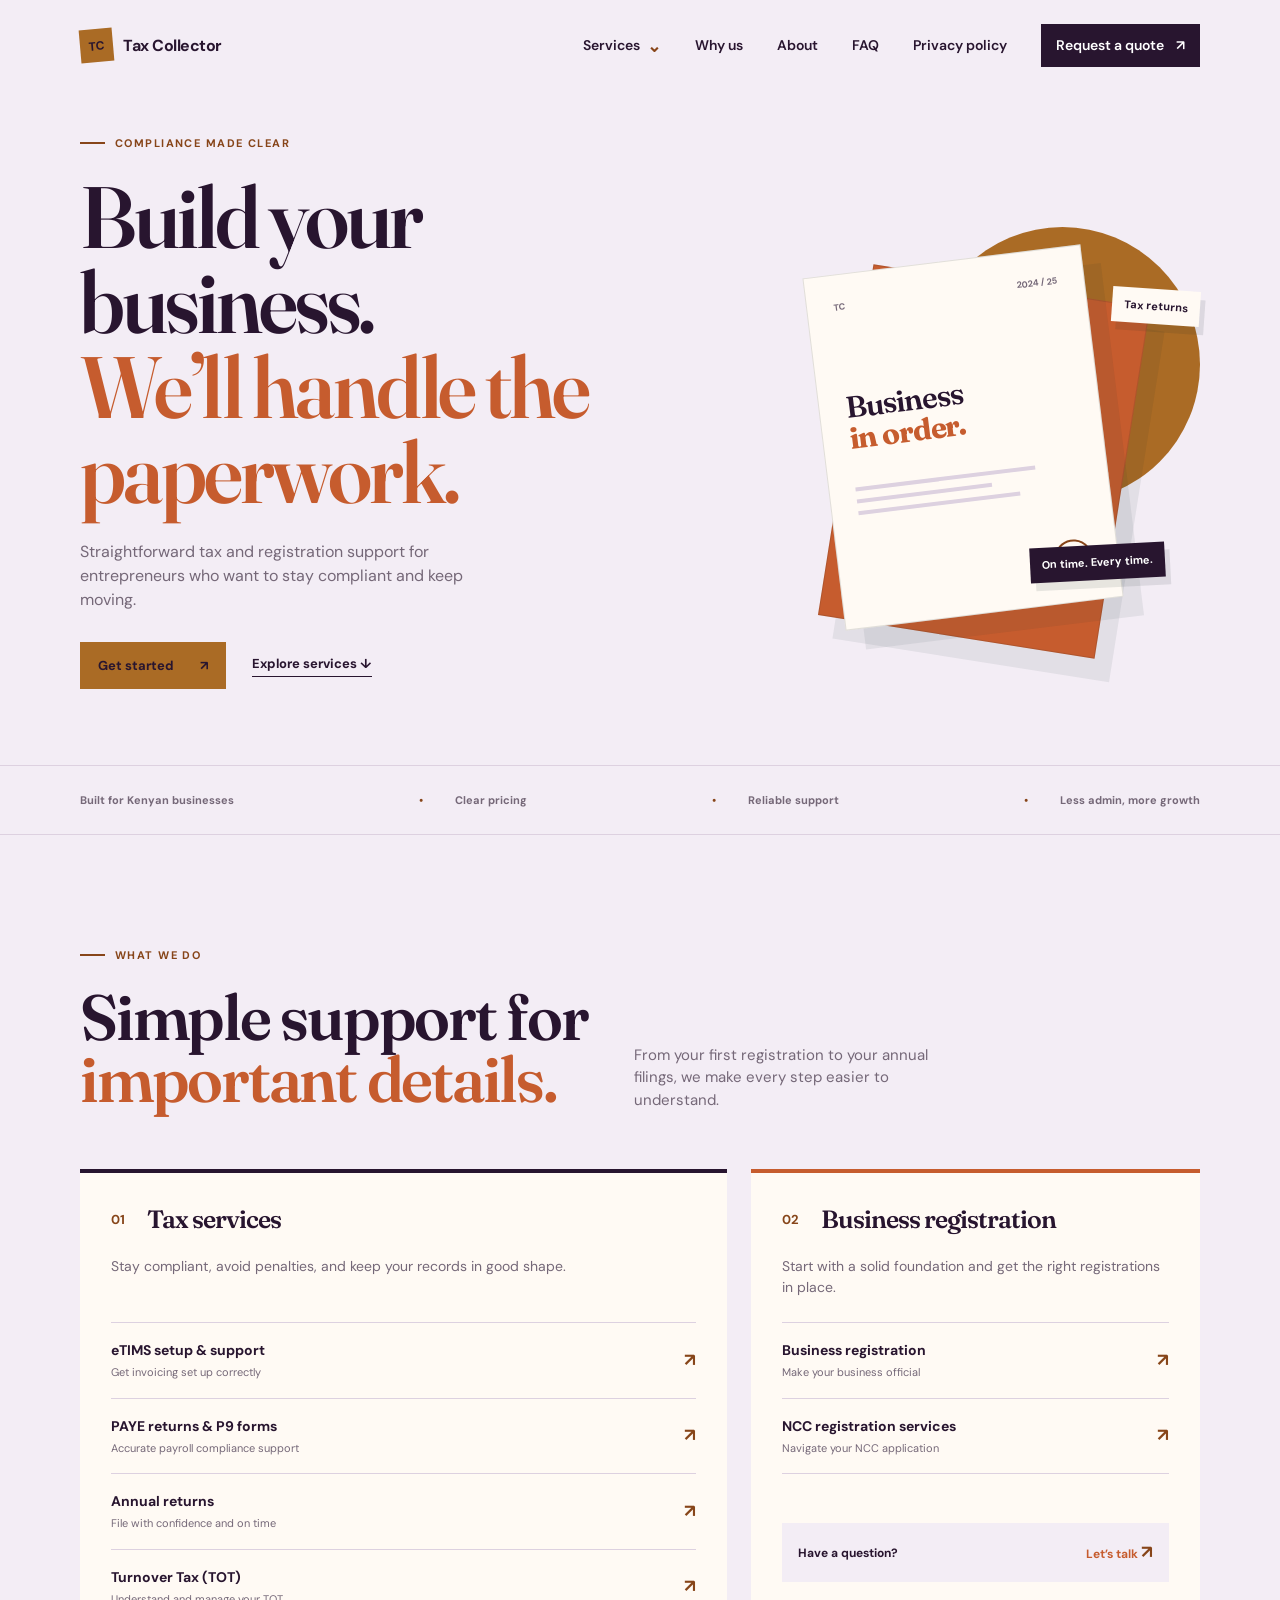
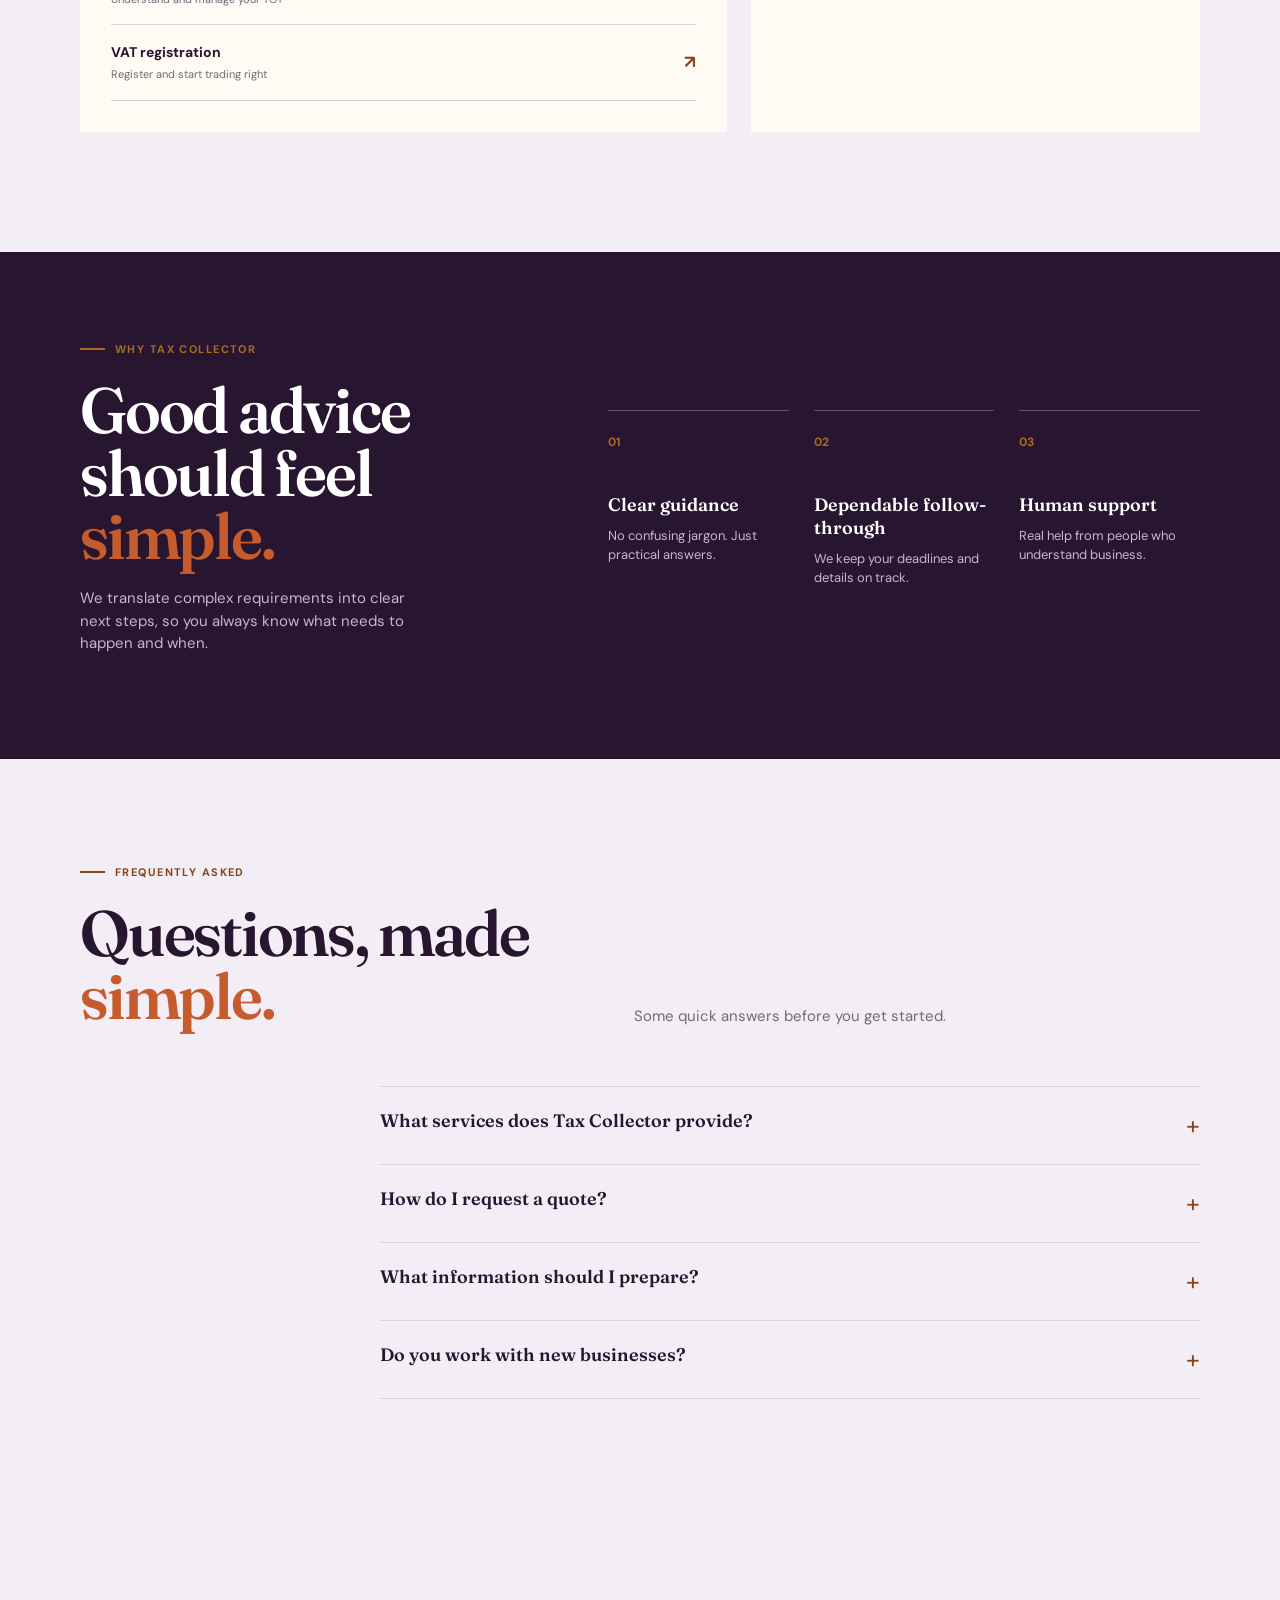
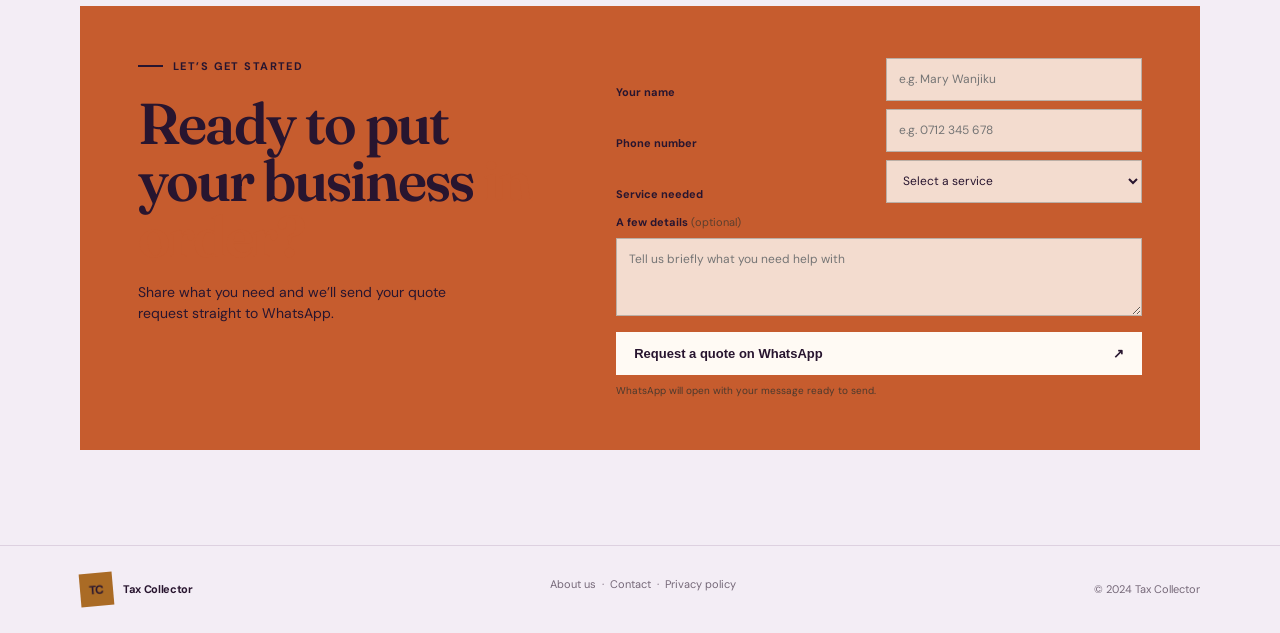
<file: PROJECTS/taxcollector-main/taxcollector-main/index.html>
<!DOCTYPE html>
<html lang="en">
  <head>
    <meta charset="UTF-8" />
    <meta name="viewport" content="width=device-width, initial-scale=1.0" />
    <meta name="description" content="Practical tax and business registration support for growing businesses." />
    <title>Tax Collector | Tax & Business Support</title>
    <link rel="stylesheet" href="css/style.css" />
    <link rel="preconnect" href="https://fonts.googleapis.com" />
    <link rel="preconnect" href="https://fonts.gstatic.com" crossorigin />
    <link href="https://fonts.googleapis.com/css2?family=DM+Sans:wght@400;500;600;700&family=Fraunces:opsz,wght@9..144,500;9..144,600;9..144,700&display=swap" rel="stylesheet" />
  </head>
  <body>
    <header class="site-header">
      <nav class="nav container" aria-label="Main navigation">
        <a class="brand" href="#top" aria-label="Tax Collector home">
          <span class="brand-mark">TC</span>
          <span>Tax Collector</span>
        </a>
        <button class="menu-toggle" type="button" aria-expanded="false" aria-controls="main-menu">Menu</button>
        <div class="nav-links" id="main-menu">
          <div class="services-menu">
            <button class="services-toggle" type="button" aria-expanded="false" aria-haspopup="true">Services <span aria-hidden="true">⌄</span></button>
            <div class="services-dropdown">
              <a href="#services">eTIMS setup &amp; support</a>
              <a href="#services">PAYE returns &amp; P9 forms</a>
              <a href="#services">Annual returns</a>
              <a href="#services">Turnover Tax (TOT)</a>
              <a href="#services">VAT registration</a>
              <a href="#services">Business registration</a>
              <a href="#services">NCC registration services</a>
            </div>
          </div>
          <a href="#why-us">Why us</a>
          <a href="about.html">About</a>
          <a href="#faq">FAQ</a>
          <a href="privacy-policy.html">Privacy policy</a>
          <a class="nav-cta" href="#contact">Request a quote <span aria-hidden="true">↗</span></a>
        </div>
      </nav>
    </header>

    <main id="top">
      <section class="hero container">
        <div class="hero-copy reveal">
          <p class="eyebrow"><span></span> Compliance made clear</p>
          <h1>Build your business.<br /><em>We’ll handle the paperwork.</em></h1>
          <p class="hero-text">Straightforward tax and registration support for entrepreneurs who want to stay compliant and keep moving.</p>
          <div class="hero-actions">
            <a class="button button-primary" href="#contact">Get started <span aria-hidden="true">↗</span></a>
            <a class="text-link" href="#services">Explore services <span aria-hidden="true">↓</span></a>
          </div>
        </div>
        <div class="hero-visual reveal" aria-label="Illustration of organized business documents">
          <div class="sun"></div>
          <div class="paper paper-back"></div>
          <div class="paper paper-front">
            <div class="paper-top"><span>TC</span><span>2024 / 25</span></div>
            <div class="paper-title">Business<br /><strong>in order.</strong></div>
            <div class="paper-lines"><i></i><i></i><i></i></div>
            <div class="paper-stamp">✓</div>
          </div>
          <span class="floating-note note-one">Tax returns</span>
          <span class="floating-note note-two">On time. Every time.</span>
        </div>
      </section>

      <section class="trust-strip" aria-label="Our promise">
        <div class="container trust-items">
          <span>Built for Kenyan businesses</span>
          <span>Clear pricing</span>
          <span>Reliable support</span>
          <span>Less admin, more growth</span>
        </div>
      </section>

      <section class="services container" id="services">
        <div class="section-heading reveal">
          <p class="eyebrow"><span></span> What we do</p>
          <h2>Simple support for<br /><em>important details.</em></h2>
          <p>From your first registration to your annual filings, we make every step easier to understand.</p>
        </div>
        <div class="service-groups">
          <article class="service-group tax-group reveal">
            <div class="group-header"><span class="group-number">01</span><h3>Tax services</h3></div>
            <p class="group-intro">Stay compliant, avoid penalties, and keep your records in good shape.</p>
            <div class="service-list">
              <a href="#contact"><span><strong>eTIMS setup &amp; support</strong><small>Get invoicing set up correctly</small></span><b>↗</b></a>
              <a href="#contact"><span><strong>PAYE returns &amp; P9 forms</strong><small>Accurate payroll compliance support</small></span><b>↗</b></a>
              <a href="#contact"><span><strong>Annual returns</strong><small>File with confidence and on time</small></span><b>↗</b></a>
              <a href="#contact"><span><strong>Turnover Tax (TOT)</strong><small>Understand and manage your TOT</small></span><b>↗</b></a>
              <a href="#contact"><span><strong>VAT registration</strong><small>Register and start trading right</small></span><b>↗</b></a>
            </div>
          </article>
          <article class="service-group business-group reveal">
            <div class="group-header"><span class="group-number">02</span><h3>Business registration</h3></div>
            <p class="group-intro">Start with a solid foundation and get the right registrations in place.</p>
            <div class="service-list">
              <a href="#contact"><span><strong>Business registration</strong><small>Make your business official</small></span><b>↗</b></a>
              <a href="#contact"><span><strong>NCC registration services</strong><small>Navigate your NCC application</small></span><b>↗</b></a>
            </div>
            <div class="group-callout"><span>Have a question?</span><a href="#contact">Let’s talk <b>↗</b></a></div>
          </article>
        </div>
      </section>

      <section class="why-us" id="why-us">
        <div class="container why-layout">
          <div class="why-copy reveal"><p class="eyebrow"><span></span> Why Tax Collector</p><h2>Good advice should feel <em>simple.</em></h2><p>We translate complex requirements into clear next steps, so you always know what needs to happen and when.</p></div>
          <div class="promise-grid reveal"><div><strong>01</strong><h3>Clear guidance</h3><p>No confusing jargon. Just practical answers.</p></div><div><strong>02</strong><h3>Dependable follow-through</h3><p>We keep your deadlines and details on track.</p></div><div><strong>03</strong><h3>Human support</h3><p>Real help from people who understand business.</p></div></div>
        </div>
      </section>

      <section class="faq container" id="faq">
        <div class="section-heading reveal"><p class="eyebrow"><span></span> Frequently asked</p><h2>Questions, made <em>simple.</em></h2><p>Some quick answers before you get started.</p></div>
        <div class="faq-list">
          <details class="faq-item reveal"><summary>What services does Tax Collector provide?<span>+</span></summary><p>We support eTIMS setup, PAYE returns and P9 forms, annual returns, Turnover Tax, VAT registration, business registration, and NCC registration services.</p></details>
          <details class="faq-item reveal"><summary>How do I request a quote?<span>+</span></summary><p>Complete the quote form below with your name, phone number, service, and a few details. Your request will open in WhatsApp, ready for you to send.</p></details>
          <details class="faq-item reveal"><summary>What information should I prepare?<span>+</span></summary><p>Share your business name, the service you need, and any relevant filing or registration details you already have. We will let you know what else is required.</p></details>
          <details class="faq-item reveal"><summary>Do you work with new businesses?<span>+</span></summary><p>Yes. We help new businesses get registered and set up the right tax and compliance processes from the start.</p></details>
        </div>
      </section>

      <section class="contact container" id="contact">
        <div class="contact-card reveal">
          <div class="contact-intro"><p class="eyebrow"><span></span> Let’s get started</p><h2>Ready to put your business <em>in order?</em></h2><p>Share what you need and we’ll send your quote request straight to WhatsApp.</p></div>
          <form class="quote-form" id="quote-form">
            <label for="quote-name">Your name</label>
            <input id="quote-name" name="name" type="text" autocomplete="name" placeholder="e.g. Mary Wanjiku" required />
            <label for="quote-phone">Phone number</label>
            <input id="quote-phone" name="phone" type="tel" autocomplete="tel" placeholder="e.g. 0712 345 678" required />
            <label for="quote-service">Service needed</label>
            <select id="quote-service" name="service" required>
              <option value="" disabled selected>Select a service</option>
              <option>eTIMS setup &amp; support</option>
              <option>PAYE returns &amp; P9 forms</option>
              <option>Annual returns</option>
              <option>Turnover Tax (TOT)</option>
              <option>VAT registration</option>
              <option>Business registration</option>
              <option>NCC registration services</option>
            </select>
            <label for="quote-details">A few details <span>(optional)</span></label>
            <textarea id="quote-details" name="details" rows="3" placeholder="Tell us briefly what you need help with"></textarea>
            <button class="button button-light" type="submit">Request a quote on WhatsApp <span aria-hidden="true">↗</span></button>
            <small class="form-note">WhatsApp will open with your message ready to send.</small>
          </form>
        </div>
      </section>
    </main>

    <footer class="site-footer"><div class="container footer-inner"><a class="brand" href="#top"><span class="brand-mark">TC</span><span>Tax Collector</span></a><p><a href="about.html">About us</a> &nbsp;·&nbsp; <a href="contact.html">Contact</a> &nbsp;·&nbsp; <a href="privacy-policy.html">Privacy policy</a></p><span>© 2024 Tax Collector</span></div></footer>
    <script src="script.js"></script>
  </body>
</html>
</file>
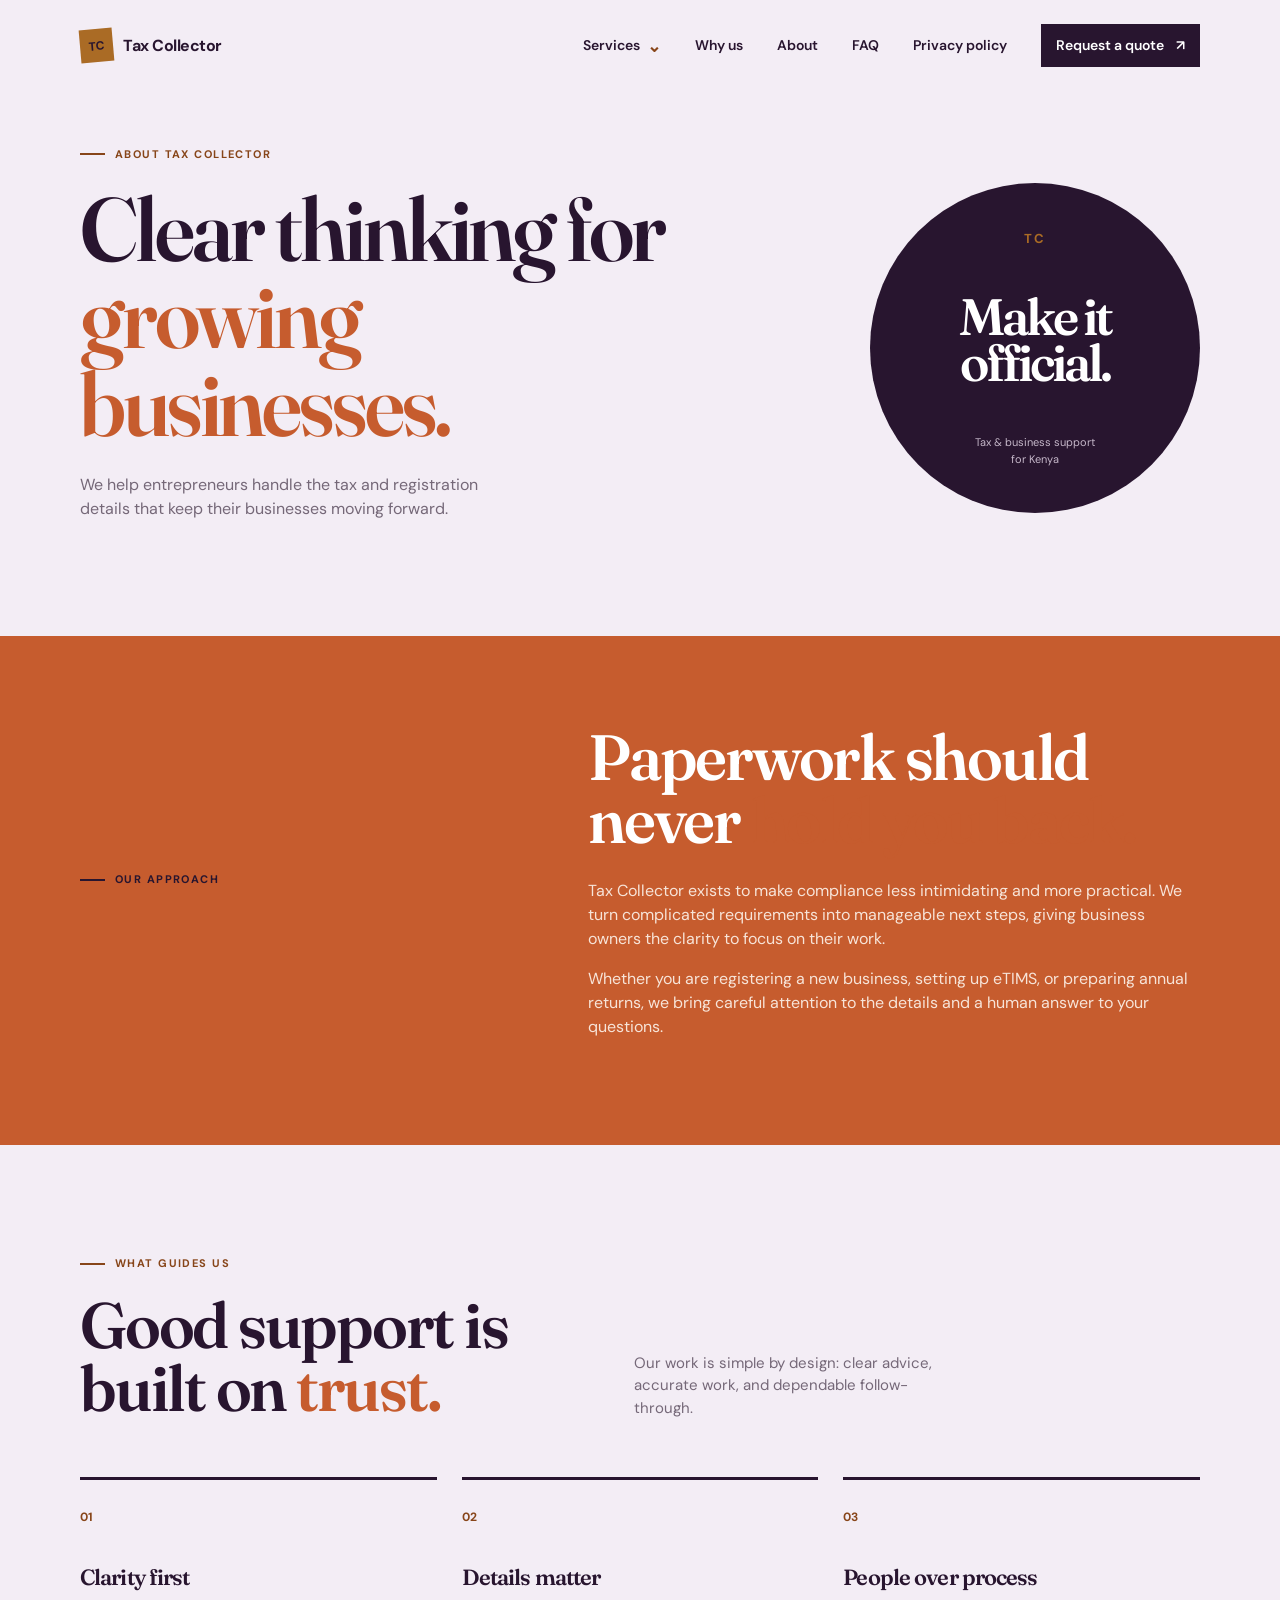
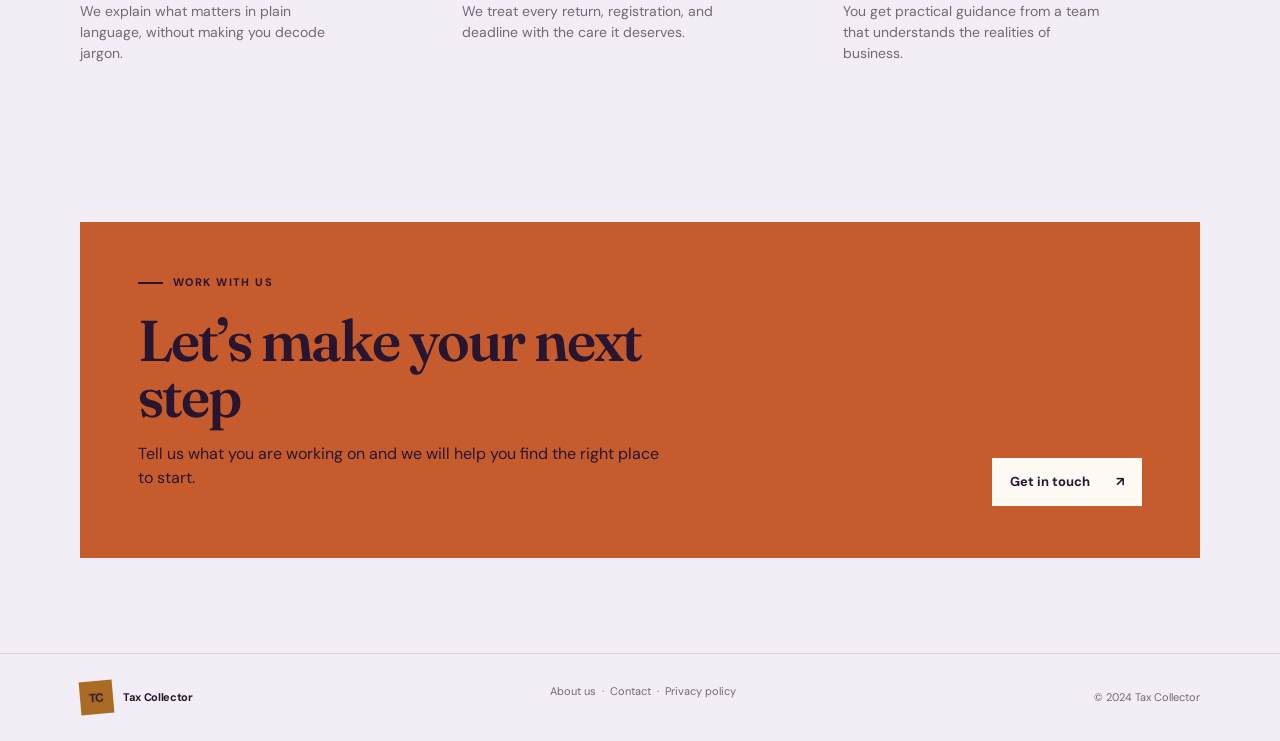
<file: PROJECTS/taxcollector-main/taxcollector-main/about.html>
<!DOCTYPE html>
<html lang="en">
  <head>
    <meta charset="UTF-8" />
    <meta name="viewport" content="width=device-width, initial-scale=1.0" />
    <meta name="description" content="Learn about Tax Collector and our approach to tax and business support." />
    <title>About Tax Collector | Tax &amp; Business Support</title>
    <link rel="stylesheet" href="css/style.css" />
    <link rel="preconnect" href="https://fonts.googleapis.com" />
    <link rel="preconnect" href="https://fonts.gstatic.com" crossorigin />
    <link href="https://fonts.googleapis.com/css2?family=DM+Sans:wght@400;500;600;700&family=Fraunces:opsz,wght@9..144,500;9..144,600;9..144,700&display=swap" rel="stylesheet" />
  </head>
  <body>
    <header class="site-header">
      <nav class="nav container" aria-label="Main navigation">
        <a class="brand" href="index.html" aria-label="Tax Collector home">
          <span class="brand-mark">TC</span>
          <span>Tax Collector</span>
        </a>
        <button class="menu-toggle" type="button" aria-expanded="false" aria-controls="main-menu">Menu</button>
        <div class="nav-links" id="main-menu">
          <div class="services-menu">
            <button class="services-toggle" type="button" aria-expanded="false" aria-haspopup="true">Services <span aria-hidden="true">⌄</span></button>
            <div class="services-dropdown">
              <a href="index.html#services">eTIMS setup &amp; support</a>
              <a href="index.html#services">PAYE returns &amp; P9 forms</a>
              <a href="index.html#services">Annual returns</a>
              <a href="index.html#services">Turnover Tax (TOT)</a>
              <a href="index.html#services">VAT registration</a>
              <a href="index.html#services">Business registration</a>
              <a href="index.html#services">NCC registration services</a>
            </div>
          </div>
          <a href="index.html#why-us">Why us</a>
          <a href="about.html" aria-current="page">About</a>
          <a href="index.html#faq">FAQ</a>
          <a href="privacy-policy.html">Privacy policy</a>
          <a class="nav-cta" href="index.html#contact">Request a quote <span aria-hidden="true">↗</span></a>
        </div>
      </nav>
    </header>

    <main>
      <section class="about-hero container">
        <div class="about-hero-copy reveal">
          <p class="eyebrow"><span></span> About Tax Collector</p>
          <h1>Clear thinking for <em>growing businesses.</em></h1>
          <p class="hero-text">We help entrepreneurs handle the tax and registration details that keep their businesses moving forward.</p>
        </div>
        <div class="about-badge reveal" aria-hidden="true"><span>TC</span><strong>Make it<br />official.</strong><small>Tax &amp; business support<br />for Kenya</small></div>
      </section>

      <section class="about-story">
        <div class="container about-story-grid">
          <p class="eyebrow"><span></span> Our approach</p>
          <div class="about-story-copy"><h2>Paperwork should never <em>hold you back.</em></h2><p>Tax Collector exists to make compliance less intimidating and more practical. We turn complicated requirements into manageable next steps, giving business owners the clarity to focus on their work.</p><p>Whether you are registering a new business, setting up eTIMS, or preparing annual returns, we bring careful attention to the details and a human answer to your questions.</p></div>
        </div>
      </section>

      <section class="about-principles container">
        <div class="section-heading reveal"><p class="eyebrow"><span></span> What guides us</p><h2>Good support is built on <em>trust.</em></h2><p>Our work is simple by design: clear advice, accurate work, and dependable follow-through.</p></div>
        <div class="principle-grid">
          <article class="principle reveal"><strong>01</strong><h3>Clarity first</h3><p>We explain what matters in plain language, without making you decode jargon.</p></article>
          <article class="principle reveal"><strong>02</strong><h3>Details matter</h3><p>We treat every return, registration, and deadline with the care it deserves.</p></article>
          <article class="principle reveal"><strong>03</strong><h3>People over process</h3><p>You get practical guidance from a team that understands the realities of business.</p></article>
        </div>
      </section>

      <section class="about-cta container">
        <div class="contact-card reveal"><div><p class="eyebrow"><span></span> Work with us</p><h2>Let’s make your next step <em>simpler.</em></h2><p>Tell us what you are working on and we will help you find the right place to start.</p></div><a class="button button-light" href="index.html#contact">Get in touch <span aria-hidden="true">↗</span></a></div>
      </section>
    </main>

    <footer class="site-footer"><div class="container footer-inner"><a class="brand" href="index.html"><span class="brand-mark">TC</span><span>Tax Collector</span></a><p><a href="about.html">About us</a> &nbsp;·&nbsp; <a href="contact.html">Contact</a> &nbsp;·&nbsp; <a href="privacy-policy.html">Privacy policy</a></p><span>© 2024 Tax Collector</span></div></footer>
    <script src="script.js"></script>
  </body>
</html>
</file>
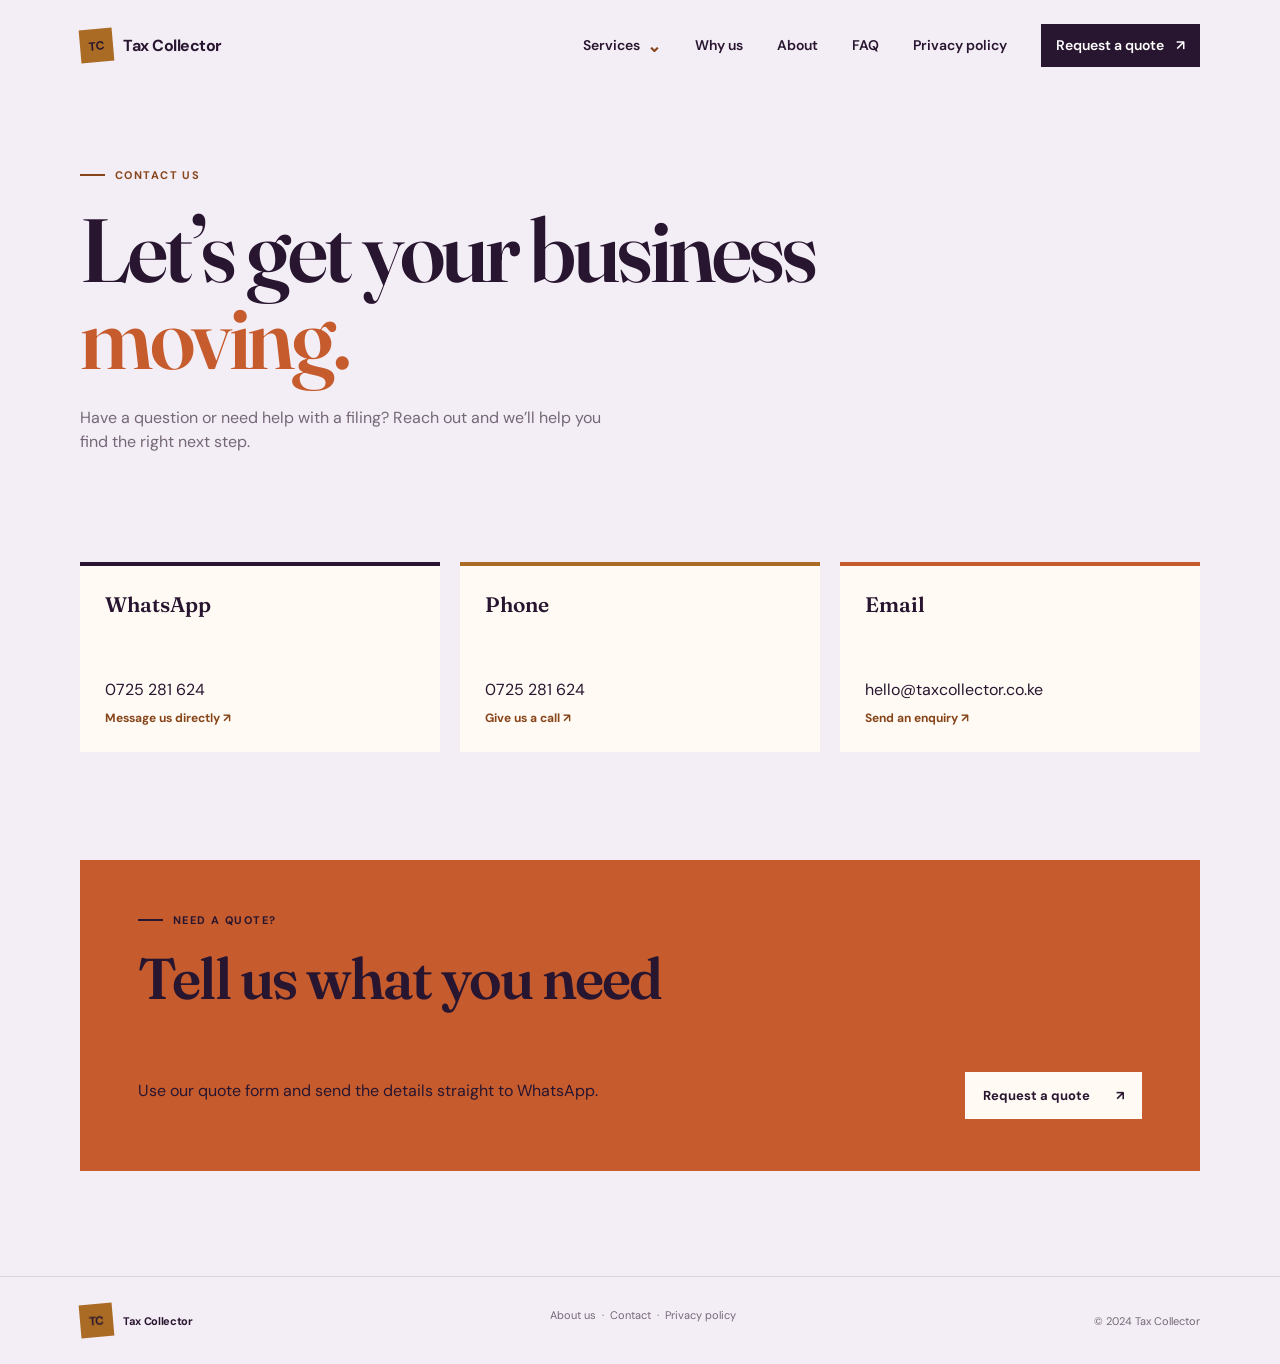
<file: PROJECTS/taxcollector-main/taxcollector-main/contact.html>
<!DOCTYPE html>
<html lang="en">
  <head>
    <meta charset="UTF-8" />
    <meta name="viewport" content="width=device-width, initial-scale=1.0" />
    <meta name="description" content="Contact Tax Collector for tax and business registration support." />
    <title>Contact Tax Collector | Tax &amp; Business Support</title>
    <link rel="stylesheet" href="css/style.css" />
    <link rel="preconnect" href="https://fonts.googleapis.com" />
    <link rel="preconnect" href="https://fonts.gstatic.com" crossorigin />
    <link href="https://fonts.googleapis.com/css2?family=DM+Sans:wght@400;500;600;700&family=Fraunces:opsz,wght@9..144,500;9..144,600;9..144,700&display=swap" rel="stylesheet" />
  </head>
  <body>
    <header class="site-header">
      <nav class="nav container" aria-label="Main navigation">
        <a class="brand" href="index.html" aria-label="Tax Collector home"><span class="brand-mark">TC</span><span>Tax Collector</span></a>
        <button class="menu-toggle" type="button" aria-expanded="false" aria-controls="main-menu">Menu</button>
        <div class="nav-links" id="main-menu">
          <div class="services-menu"><button class="services-toggle" type="button" aria-expanded="false" aria-haspopup="true">Services <span aria-hidden="true">⌄</span></button><div class="services-dropdown"><a href="index.html#services">eTIMS setup &amp; support</a><a href="index.html#services">PAYE returns &amp; P9 forms</a><a href="index.html#services">Annual returns</a><a href="index.html#services">Turnover Tax (TOT)</a><a href="index.html#services">VAT registration</a><a href="index.html#services">Business registration</a><a href="index.html#services">NCC registration services</a></div></div><a href="index.html#why-us">Why us</a><a href="about.html">About</a><a href="index.html#faq">FAQ</a><a href="privacy-policy.html">Privacy policy</a><a class="nav-cta" href="index.html#contact">Request a quote <span aria-hidden="true">↗</span></a>
        </div>
      </nav>
    </header>
    <main>
      <section class="page-hero container"><p class="eyebrow"><span></span> Contact us</p><h1>Let’s get your business <em>moving.</em></h1><p class="hero-text">Have a question or need help with a filing? Reach out and we’ll help you find the right next step.</p></section>
      <section class="contact-details container">
        <div class="contact-detail-grid">
          <a class="contact-detail" href="https://wa.me/254725281624"><strong>WhatsApp</strong><span>0725 281 624</span><small>Message us directly ↗</small></a>
          <a class="contact-detail" href="tel:+254725281624"><strong>Phone</strong><span>0725 281 624</span><small>Give us a call ↗</small></a>
          <a class="contact-detail" href="mailto:hello@taxcollector.co.ke"><strong>Email</strong><span>hello@taxcollector.co.ke</span><small>Send an enquiry ↗</small></a>
        </div>
      </section>
      <section class="contact-page-cta container"><div class="contact-card reveal"><div><p class="eyebrow"><span></span> Need a quote?</p><h2>Tell us what you need <em>help with.</em></h2><p>Use our quote form and send the details straight to WhatsApp.</p></div><a class="button button-light" href="index.html#contact">Request a quote <span aria-hidden="true">↗</span></a></div></section>
    </main>
    <footer class="site-footer"><div class="container footer-inner"><a class="brand" href="index.html"><span class="brand-mark">TC</span><span>Tax Collector</span></a><p><a href="about.html">About us</a> &nbsp;·&nbsp; <a href="contact.html">Contact</a> &nbsp;·&nbsp; <a href="privacy-policy.html">Privacy policy</a></p><span>© 2024 Tax Collector</span></div></footer>
    <script src="script.js"></script>
  </body>
</html>
</file>
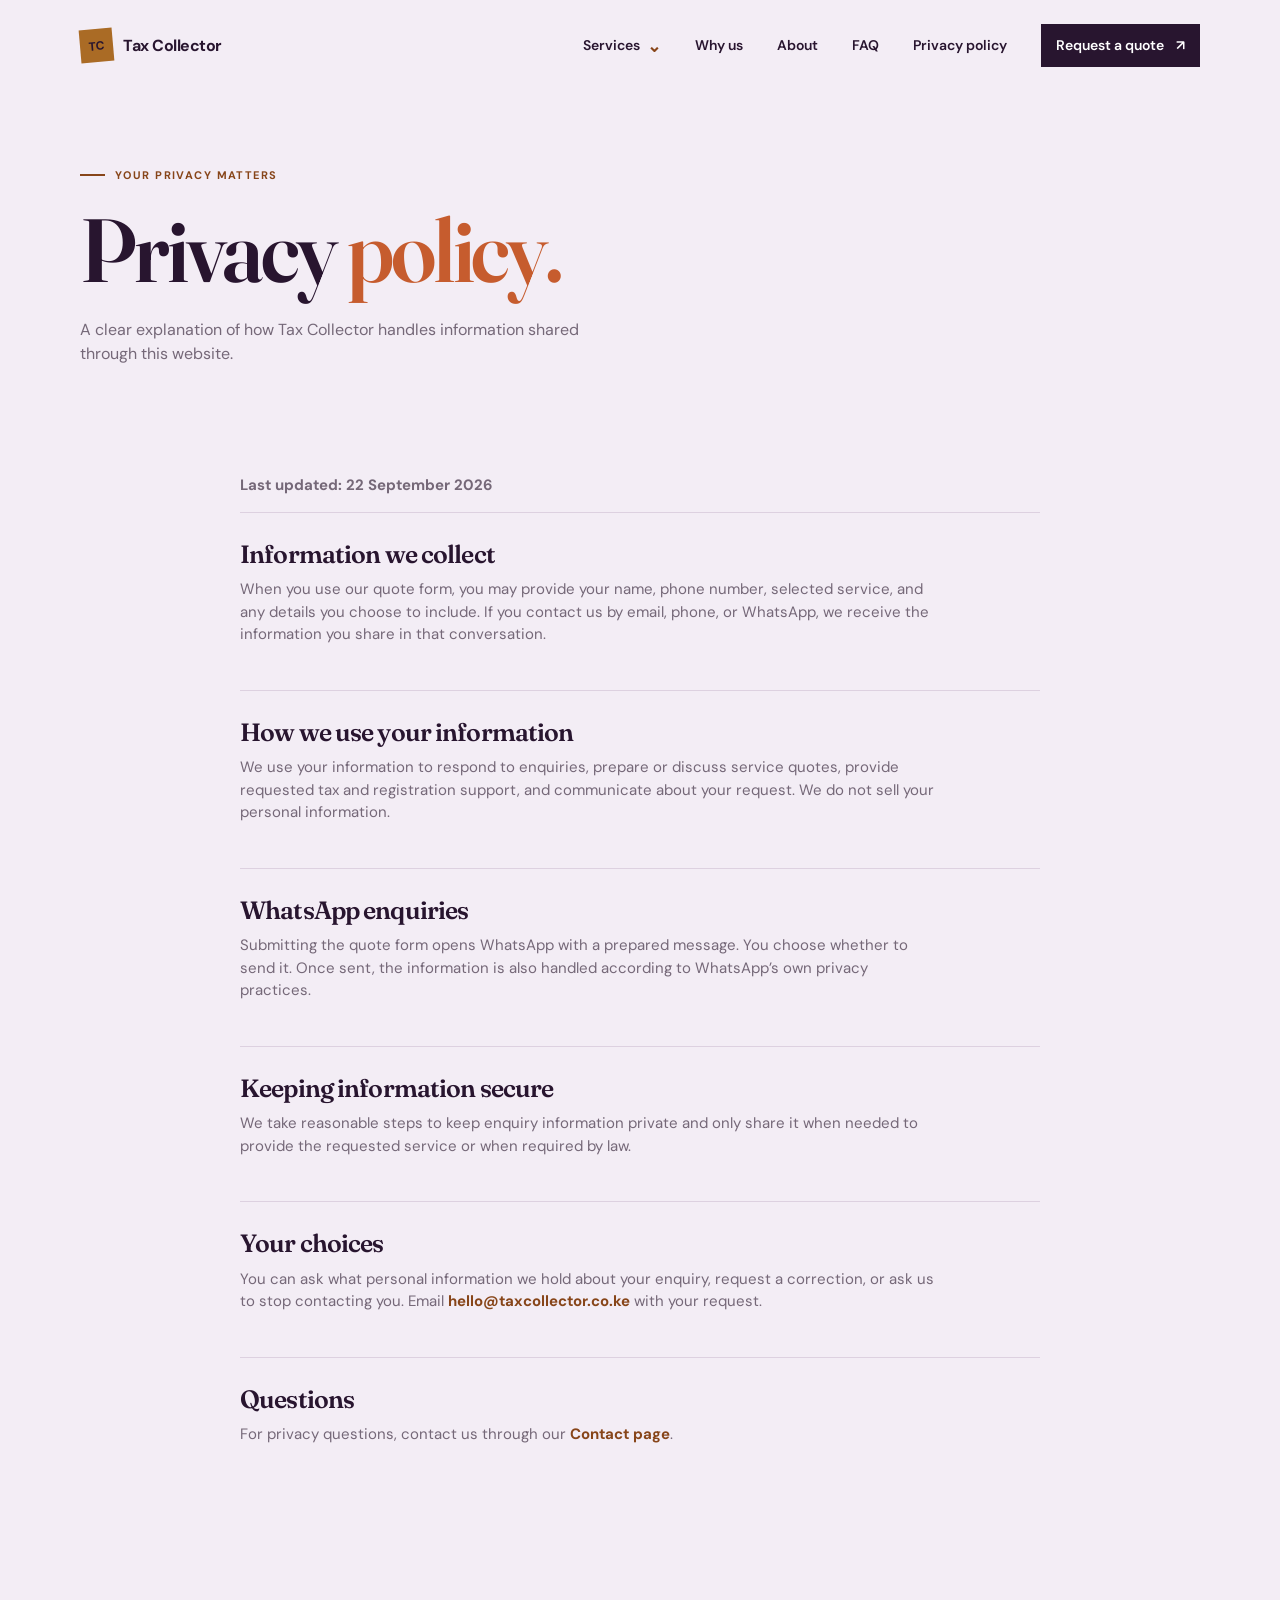
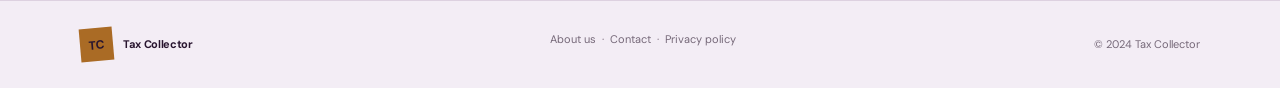
<file: PROJECTS/taxcollector-main/taxcollector-main/privacy-policy.html>
<!DOCTYPE html>
<html lang="en">
  <head>
    <meta charset="UTF-8" />
    <meta name="viewport" content="width=device-width, initial-scale=1.0" />
    <meta name="description" content="Tax Collector privacy policy." />
    <title>Privacy Policy | Tax Collector</title>
    <link rel="stylesheet" href="css/style.css" />
    <link rel="preconnect" href="https://fonts.googleapis.com" />
    <link rel="preconnect" href="https://fonts.gstatic.com" crossorigin />
    <link href="https://fonts.googleapis.com/css2?family=DM+Sans:wght@400;500;600;700&family=Fraunces:opsz,wght@9..144,500;9..144,600;9..144,700&display=swap" rel="stylesheet" />
  </head>
  <body>
    <header class="site-header"><nav class="nav container" aria-label="Main navigation"><a class="brand" href="index.html" aria-label="Tax Collector home"><span class="brand-mark">TC</span><span>Tax Collector</span></a><button class="menu-toggle" type="button" aria-expanded="false" aria-controls="main-menu">Menu</button><div class="nav-links" id="main-menu"><div class="services-menu"><button class="services-toggle" type="button" aria-expanded="false" aria-haspopup="true">Services <span aria-hidden="true">⌄</span></button><div class="services-dropdown"><a href="index.html#services">eTIMS setup &amp; support</a><a href="index.html#services">PAYE returns &amp; P9 forms</a><a href="index.html#services">Annual returns</a><a href="index.html#services">Turnover Tax (TOT)</a><a href="index.html#services">VAT registration</a><a href="index.html#services">Business registration</a><a href="index.html#services">NCC registration services</a></div></div><a href="index.html#why-us">Why us</a><a href="about.html">About</a><a href="index.html#faq">FAQ</a><a href="privacy-policy.html">Privacy policy</a><a class="nav-cta" href="index.html#contact">Request a quote <span aria-hidden="true">↗</span></a></div></nav></header>
    <main>
      <section class="page-hero container"><p class="eyebrow"><span></span> Your privacy matters</p><h1>Privacy <em>policy.</em></h1><p class="hero-text">A clear explanation of how Tax Collector handles information shared through this website.</p></section>
      <section class="policy-content container">
        <p class="policy-updated">Last updated: 22 September 2026</p>
        <article><h2>Information we collect</h2><p>When you use our quote form, you may provide your name, phone number, selected service, and any details you choose to include. If you contact us by email, phone, or WhatsApp, we receive the information you share in that conversation.</p></article>
        <article><h2>How we use your information</h2><p>We use your information to respond to enquiries, prepare or discuss service quotes, provide requested tax and registration support, and communicate about your request. We do not sell your personal information.</p></article>
        <article><h2>WhatsApp enquiries</h2><p>Submitting the quote form opens WhatsApp with a prepared message. You choose whether to send it. Once sent, the information is also handled according to WhatsApp’s own privacy practices.</p></article>
        <article><h2>Keeping information secure</h2><p>We take reasonable steps to keep enquiry information private and only share it when needed to provide the requested service or when required by law.</p></article>
        <article><h2>Your choices</h2><p>You can ask what personal information we hold about your enquiry, request a correction, or ask us to stop contacting you. Email <a href="mailto:hello@taxcollector.co.ke">hello@taxcollector.co.ke</a> with your request.</p></article>
        <article><h2>Questions</h2><p>For privacy questions, contact us through our <a href="contact.html">Contact page</a>.</p></article>
      </section>
    </main>
    <footer class="site-footer"><div class="container footer-inner"><a class="brand" href="index.html"><span class="brand-mark">TC</span><span>Tax Collector</span></a><p><a href="about.html">About us</a> &nbsp;·&nbsp; <a href="contact.html">Contact</a> &nbsp;·&nbsp; <a href="privacy-policy.html">Privacy policy</a></p><span>© 2024 Tax Collector</span></div></footer>
    <script src="script.js"></script>
  </body>
</html>
</file>
<file: PROJECTS/taxcollector-main/taxcollector-main/css/style.css>
:root {
	--ink: #28152f;
	--muted: #756878;
	--cream: #f3edf5;
	--paper: #fffaf4;
	--green: #aa6b25;
	--green-dark: #874519;
	--coral: #c65c2e;
	--line: #ddd1e0;
}

* { box-sizing: border-box; }
html { scroll-behavior: smooth; }
body { margin: 0; color: var(--ink); background: var(--cream); font-family: "DM Sans", sans-serif; line-height: 1.5; }
a { color: inherit; text-decoration: none; }
.container { width: min(1120px, calc(100% - 64px)); margin: 0 auto; }
.site-header { padding: 24px 0; background: var(--cream); }
.nav, .footer-inner, .trust-items { display: flex; align-items: center; justify-content: space-between; }
.brand { display: inline-flex; align-items: center; gap: 10px; font-weight: 700; letter-spacing: -.03em; }
.brand-mark { display: grid; place-items: center; width: 33px; height: 33px; color: var(--ink); background: var(--green); font: 700 12px "DM Sans", sans-serif; transform: rotate(-5deg); }
.nav-links { display: flex; gap: 34px; align-items: center; font-size: 14px; font-weight: 600; }
.services-menu { position: relative; }.services-toggle { display: inline-flex; align-items: center; gap: 7px; padding: 0; border: 0; color: var(--ink); background: transparent; cursor: pointer; font: inherit; font-weight: 600; }.services-toggle span { color: var(--green-dark); font-size: 17px; line-height: 0; transition: transform .2s ease; }.services-menu.is-open .services-toggle span { transform: rotate(180deg); }.services-dropdown { display: none; position: absolute; z-index: 10; top: calc(100% + 14px); left: -18px; width: 230px; padding: 9px; border-top: 3px solid var(--green); background: var(--paper); box-shadow: 0 12px 28px rgba(40,21,47,.14); }.services-menu.is-open .services-dropdown { display: grid; }.services-dropdown a { padding: 10px; font-size: 12px; }.services-dropdown a:hover, .services-dropdown a:focus { color: var(--green-dark); background: var(--cream); }
.nav-cta { display: flex; gap: 12px; align-items: center; padding: 11px 15px; background: var(--ink); color: white; }
.menu-toggle { display: none; border: 0; background: none; color: var(--ink); font: inherit; font-weight: 700; }
.hero { display: grid; grid-template-columns: 1fr .9fr; min-height: 565px; align-items: center; gap: 30px; padding: 44px 0 76px; }
.eyebrow { display: flex; gap: 10px; align-items: center; margin: 0 0 22px; color: var(--green-dark); font-size: 11px; font-weight: 700; letter-spacing: .13em; text-transform: uppercase; }
.eyebrow span { width: 25px; height: 2px; background: var(--green-dark); }
h1, h2, h3, p { margin-top: 0; }
h1, h2 { font-family: "Fraunces", Georgia, serif; font-weight: 600; letter-spacing: -.035em; line-height: .98; }
h1 { max-width: 620px; margin-bottom: 25px; font-size: clamp(3.5rem, 6.8vw, 6.3rem); }
h1 em, h2 em { color: var(--coral); font-style: normal; }
.hero-text { max-width: 430px; margin-bottom: 30px; color: var(--muted); font-size: 16px; }
.hero-actions { display: flex; align-items: center; gap: 26px; }
.button { display: inline-flex; align-items: center; gap: 26px; padding: 14px 18px; font-size: 13px; font-weight: 700; }
.button-primary { background: var(--green); }
.button-light { background: var(--paper); color: var(--ink); }
.text-link { border-bottom: 1px solid var(--ink); padding-bottom: 3px; font-size: 13px; font-weight: 700; }
.hero-visual { position: relative; min-height: 390px; }
.sun { position: absolute; top: 10px; right: 0; width: 275px; height: 275px; border-radius: 50%; background: var(--green); }
.paper { position: absolute; width: 280px; height: 355px; border: 1px solid rgba(23,43,45,.13); box-shadow: 18px 21px 0 rgba(23,43,45,.07); }
.paper-back { top: 67px; right: 76px; background: var(--coral); transform: rotate(9deg); }
.paper-front { top: 43px; right: 97px; padding: 26px; background: var(--paper); transform: rotate(-7deg); }
.paper-top { display: flex; justify-content: space-between; color: var(--muted); font-size: 9px; font-weight: 700; }
.paper-title { margin-top: 77px; font: 600 30px/1.04 "Fraunces", Georgia, serif; letter-spacing: -.035em; }.paper-title strong { color: var(--coral); }
.paper-lines { display: grid; gap: 8px; margin-top: 34px; }.paper-lines i { display: block; width: 80%; height: 4px; background: var(--line); }.paper-lines i:nth-child(2) { width: 60%; }.paper-lines i:nth-child(3) { width: 72%; }
.paper-stamp { display: grid; place-items: center; position: absolute; right: 25px; bottom: 24px; width: 38px; height: 38px; border: 2px solid var(--green-dark); border-radius: 50%; color: var(--green-dark); font-weight: 700; transform: rotate(12deg); }
.floating-note { position: absolute; z-index: 2; padding: 9px 12px; background: var(--paper); box-shadow: 5px 8px 0 rgba(23,43,45,.1); font-size: 11px; font-weight: 700; }.note-one { top: 72px; right: 0; transform: rotate(4deg); }.note-two { right: 35px; bottom: 28px; color: white; background: var(--ink); transform: rotate(-3deg); }
.trust-strip { border-top: 1px solid var(--line); border-bottom: 1px solid var(--line); }.trust-items { min-height: 68px; color: var(--muted); font-size: 11px; font-weight: 700; }.trust-items span + span::before { content: "•"; margin-right: 32px; color: var(--green-dark); }
.services { padding: 112px 0 120px; }.section-heading { display: grid; grid-template-columns: 1fr 1.1fr; align-items: end; column-gap: 40px; margin-bottom: 58px; }.section-heading .eyebrow { grid-column: 1 / -1; }.section-heading h2 { margin-bottom: 0; font-size: clamp(2.7rem, 5vw, 4.4rem); }.section-heading > p:last-child { max-width: 330px; margin: 0; color: var(--muted); font-size: 15px; }
.service-groups { display: grid; grid-template-columns: 1.18fr .82fr; gap: 24px; }.service-group { padding: 31px; border-top: 4px solid var(--ink); background: var(--paper); }.business-group { border-top-color: var(--coral); }.group-header { display: flex; gap: 22px; align-items: center; }.group-number { color: var(--green-dark); font: 700 13px "Space Grotesk", sans-serif; }.group-header h3 { margin: 0; font: 600 25px "Space Grotesk", sans-serif; letter-spacing: -.04em; }.group-intro { min-height: 48px; margin: 22px 0 18px; color: var(--muted); font-size: 14px; }.service-list { border-top: 1px solid var(--line); }.service-list a { display: flex; align-items: center; justify-content: space-between; gap: 15px; padding: 17px 0; border-bottom: 1px solid var(--line); }.service-list strong { display: block; font-size: 14px; }.service-list small { display: block; margin-top: 3px; color: var(--muted); font-size: 11px; }.service-list b, .group-callout b { color: var(--green-dark); font-size: 18px; }.group-callout { display: flex; justify-content: space-between; align-items: center; margin-top: 49px; padding: 16px; background: var(--cream); font-size: 12px; font-weight: 700; }.group-callout a { color: var(--coral); }
.why-us { padding: 89px 0; color: white; background: var(--ink); }.why-layout { display: grid; grid-template-columns: .85fr 1.15fr; gap: 90px; }.why-copy h2 { margin-bottom: 20px; font-size: clamp(2.7rem, 5vw, 4.5rem); }.why-copy > p:last-child { max-width: 340px; color: #c5b7c9; font-size: 15px; }.why-us .eyebrow { color: var(--green); }.why-us .eyebrow span { background: var(--green); }.promise-grid { display: grid; grid-template-columns: repeat(3, 1fr); align-self: center; gap: 25px; }.promise-grid div { padding-top: 18px; border-top: 1px solid #624c68; }.promise-grid strong { color: var(--green); font: 700 12px "Space Grotesk", sans-serif; }.promise-grid h3 { margin: 40px 0 10px; font: 600 18px "Space Grotesk", sans-serif; }.promise-grid p { color: #c5b7c9; font-size: 13px; }
.about-hero { display: grid; grid-template-columns: 1.15fr .85fr; align-items: center; min-height: 520px; gap: 50px; padding: 55px 0 85px; }.about-hero h1 { max-width: 700px; margin-bottom: 25px; font-size: clamp(3.5rem, 7vw, 6.5rem); }.about-badge { display: grid; place-items: center; justify-self: end; width: min(330px, 100%); aspect-ratio: 1; padding: 30px; border-radius: 50%; color: var(--paper); background: var(--ink); text-align: center; transform: rotate(5deg); }.about-badge span { color: var(--green); font: 700 13px "Space Grotesk", sans-serif; letter-spacing: .12em; }.about-badge strong { margin: 15px 0; color: white; font: 600 clamp(2rem, 4vw, 3.5rem)/.9 "Space Grotesk", sans-serif; letter-spacing: -.06em; }.about-badge small { color: #c5b7c9; font-size: 11px; }.about-story { padding: 90px 0; color: white; background: var(--coral); }.about-story-grid { display: grid; grid-template-columns: .8fr 1.2fr; gap: 100px; }.about-story .eyebrow { color: var(--ink); }.about-story .eyebrow span { background: var(--ink); }.about-story-copy h2 { max-width: 650px; margin-bottom: 28px; font-size: clamp(2.8rem, 5vw, 4.5rem); }.about-story-copy p { max-width: 620px; color: rgba(255,250,244,.86); font-size: 16px; }.about-principles { padding: 110px 0 120px; }.about-principles .section-heading { grid-template-columns: 1fr 1.1fr; }.principle-grid { display: grid; grid-template-columns: repeat(3, 1fr); gap: 25px; }.principle { padding: 24px 0; border-top: 3px solid var(--ink); }.principle strong { color: var(--green-dark); font: 700 12px "Space Grotesk", sans-serif; }.principle h3 { margin: 35px 0 10px; font: 600 22px "Space Grotesk", sans-serif; letter-spacing: -.04em; }.principle p { max-width: 260px; color: var(--muted); font-size: 14px; }.about-cta { padding-bottom: 95px; }.about-cta .contact-card { grid-template-columns: 1.1fr .9fr; align-items: end; }.about-cta .contact-card > a { justify-self: end; }
.contact { padding: 95px 0; }.contact-card { display: grid; grid-template-columns: .9fr 1.1fr; align-items: start; gap: 48px; padding: 52px 58px; background: var(--coral); }.contact-card .eyebrow { color: var(--ink); }.contact-card .eyebrow span { background: var(--ink); }.contact-card h2 { max-width: 600px; margin-bottom: 16px; font-size: clamp(2.4rem, 4.5vw, 4rem); }.contact-intro > p:last-child { max-width: 320px; margin: 0; font-size: 14px; }.quote-form { display: grid; grid-template-columns: 1fr 1fr; gap: 8px 14px; }.quote-form label { align-self: end; margin-top: 3px; font-size: 11px; font-weight: 700; }.quote-form label span { color: rgba(23,43,45,.6); font-weight: 400; }.quote-form input, .quote-form select, .quote-form textarea { width: 100%; min-height: 43px; padding: 11px 12px; border: 1px solid rgba(23,43,45,.25); border-radius: 0; outline: 0; color: var(--ink); background: rgba(255,253,248,.8); font: inherit; font-size: 12px; }.quote-form input:focus, .quote-form select:focus, .quote-form textarea:focus { border-color: var(--ink); box-shadow: 0 0 0 2px rgba(23,43,45,.12); }.quote-form textarea { resize: vertical; }.quote-form label:nth-of-type(4), .quote-form textarea, .quote-form button, .form-note { grid-column: 1 / -1; }.quote-form button { border: 0; margin-top: 8px; cursor: pointer; justify-content: space-between; }.form-note { color: rgba(23,43,45,.7); font-size: 10px; }.site-footer { padding: 27px 0; border-top: 1px solid var(--line); color: var(--muted); font-size: 11px; }.footer-inner { gap: 20px; }.footer-inner .brand { color: var(--ink); }.reveal { animation: rise .7s both; }.service-group:nth-child(2), .promise-grid { animation-delay: .12s; } @keyframes rise { from { opacity: 0; transform: translateY(16px); } to { opacity: 1; transform: translateY(0); } }
@media (max-width: 900px) { .hero { grid-template-columns: 1fr; }.hero-visual { max-width: 560px; width: 100%; margin: 15px auto 0; } }
@media (max-width: 760px) { .container { width: min(100% - 36px, 560px); }.site-header { padding: 18px 0; }.menu-toggle { display: block; }.nav-links { display: none; position: absolute; z-index: 5; top: 68px; right: 18px; left: 18px; padding: 15px; background: var(--paper); box-shadow: 0 10px 25px rgba(23,43,45,.12); }.nav-links.is-open { display: grid; gap: 15px; }.services-menu { width: 100%; }.services-toggle { justify-content: space-between; width: 100%; }.services-dropdown { position: static; width: 100%; margin-top: 8px; padding: 4px 0 4px 10px; border-top: 1px solid var(--line); box-shadow: none; }.services-dropdown a { padding: 8px 10px; }.nav-cta { justify-content: space-between; }.hero { display: block; padding: 51px 0 65px; }.hero h1 { font-size: clamp(3.3rem, 16vw, 5rem); }.hero-visual { min-height: 370px; margin-top: 35px; }.sun { right: 8%; width: 230px; height: 230px; }.paper-back { right: 20%; }.paper-front { right: 24%; }.floating-note.note-one { right: 2%; }.trust-items { display: grid; grid-template-columns: 1fr 1fr; gap: 13px; padding: 20px 0; }.trust-items span + span::before { display: none; }.services { padding: 78px 0; }.section-heading { display: block; margin-bottom: 38px; }.section-heading h2 { margin-bottom: 24px; }.service-groups { display: block; }.business-group { margin-top: 20px; }.service-group { padding: 23px; }.group-intro { min-height: auto; }.group-callout { margin-top: 29px; }.why-us { padding: 72px 0; }.why-layout { display: block; }.why-copy { margin-bottom: 55px; }.promise-grid { grid-template-columns: 1fr; gap: 28px; }.promise-grid h3 { margin-top: 18px; }.contact { padding: 65px 0; }.contact-card { display: block; padding: 35px 25px; }.quote-form { margin-top: 30px; }.contact-card .button { margin-top: 8px; }.about-hero { display: block; min-height: 0; padding: 55px 0 75px; }.about-hero h1 { font-size: clamp(3.3rem, 16vw, 5rem); }.about-badge { width: 270px; margin: 48px auto 0; }.about-story { padding: 70px 0; }.about-story-grid { display: block; }.about-story-copy h2 { margin-bottom: 24px; }.about-principles { padding: 75px 0; }.principle-grid { display: block; }.principle { margin-top: 24px; }.principle h3 { margin-top: 18px; }.about-cta { padding-bottom: 65px; }.about-cta .contact-card > a { justify-self: auto; }.footer-inner { display: grid; grid-template-columns: 1fr 1fr; }.footer-inner p { grid-column: 1 / -1; grid-row: 2; margin: 0; }.footer-inner > span { text-align: right; } }

.faq { padding: 105px 0 112px; }.faq-list { max-width: 820px; margin-left: auto; }.faq-item { border-top: 1px solid var(--line); }.faq-item:last-child { border-bottom: 1px solid var(--line); }.faq-item summary { display: flex; justify-content: space-between; gap: 24px; padding: 22px 0; cursor: pointer; list-style: none; font: 600 18px "Space Grotesk", sans-serif; }.faq-item summary::-webkit-details-marker { display: none; }.faq-item summary span { color: var(--green-dark); font: 400 25px "DM Sans", sans-serif; }.faq-item[open] summary span { transform: rotate(45deg); }.faq-item p { max-width: 650px; margin: -4px 0 23px; color: var(--muted); font-size: 14px; }
.page-hero { padding: 76px 0 78px; }.page-hero h1 { max-width: 760px; font-size: clamp(3.5rem, 7vw, 6.3rem); }.page-hero .hero-text { max-width: 530px; }.contact-details { padding-bottom: 108px; }.contact-detail-grid { display: grid; grid-template-columns: repeat(3, 1fr); gap: 20px; }.contact-detail { display: flex; flex-direction: column; min-height: 190px; padding: 25px; border-top: 4px solid var(--ink); background: var(--paper); }.contact-detail:nth-child(2) { border-top-color: var(--green); }.contact-detail:nth-child(3) { border-top-color: var(--coral); }.contact-detail strong { font: 600 21px "Space Grotesk", sans-serif; }.contact-detail span { margin-top: auto; font-size: 16px; }.contact-detail small { margin-top: 7px; color: var(--green-dark); font-size: 12px; font-weight: 700; }.contact-page-cta { padding-bottom: 105px; }.contact-page-cta .contact-card { grid-template-columns: 1fr .8fr; align-items: end; }.contact-page-cta .contact-card > a { justify-self: end; }.policy-content { max-width: 800px; padding-bottom: 110px; }.policy-updated { color: var(--green-dark); font-size: 12px; font-weight: 700; }.policy-content article { padding: 29px 0; border-top: 1px solid var(--line); }.policy-content h2 { margin-bottom: 12px; font-size: 25px; }.policy-content p { max-width: 700px; color: var(--muted); font-size: 15px; }.policy-content a { color: var(--green-dark); font-weight: 700; }
@media (max-width: 760px) { .faq { padding: 72px 0 78px; }.faq-item summary { font-size: 16px; }.page-hero { padding: 55px 0 60px; }.page-hero h1 { font-size: clamp(3.3rem, 16vw, 5rem); }.contact-details { padding-bottom: 70px; }.contact-detail-grid { display: block; }.contact-detail { min-height: 145px; margin-top: 16px; }.contact-page-cta { padding-bottom: 65px; }.contact-page-cta .contact-card > a { justify-self: auto; }.policy-content { padding-bottom: 70px; }.policy-content article { padding: 24px 0; } }

h3, .group-number, .promise-grid strong, .about-badge span, .principle strong { font-family: "DM Sans", sans-serif; }
.group-header h3, .promise-grid h3, .about-badge strong, .principle h3, .faq-item summary, .contact-detail strong { font-family: "Fraunces", Georgia, serif; }
</file>
